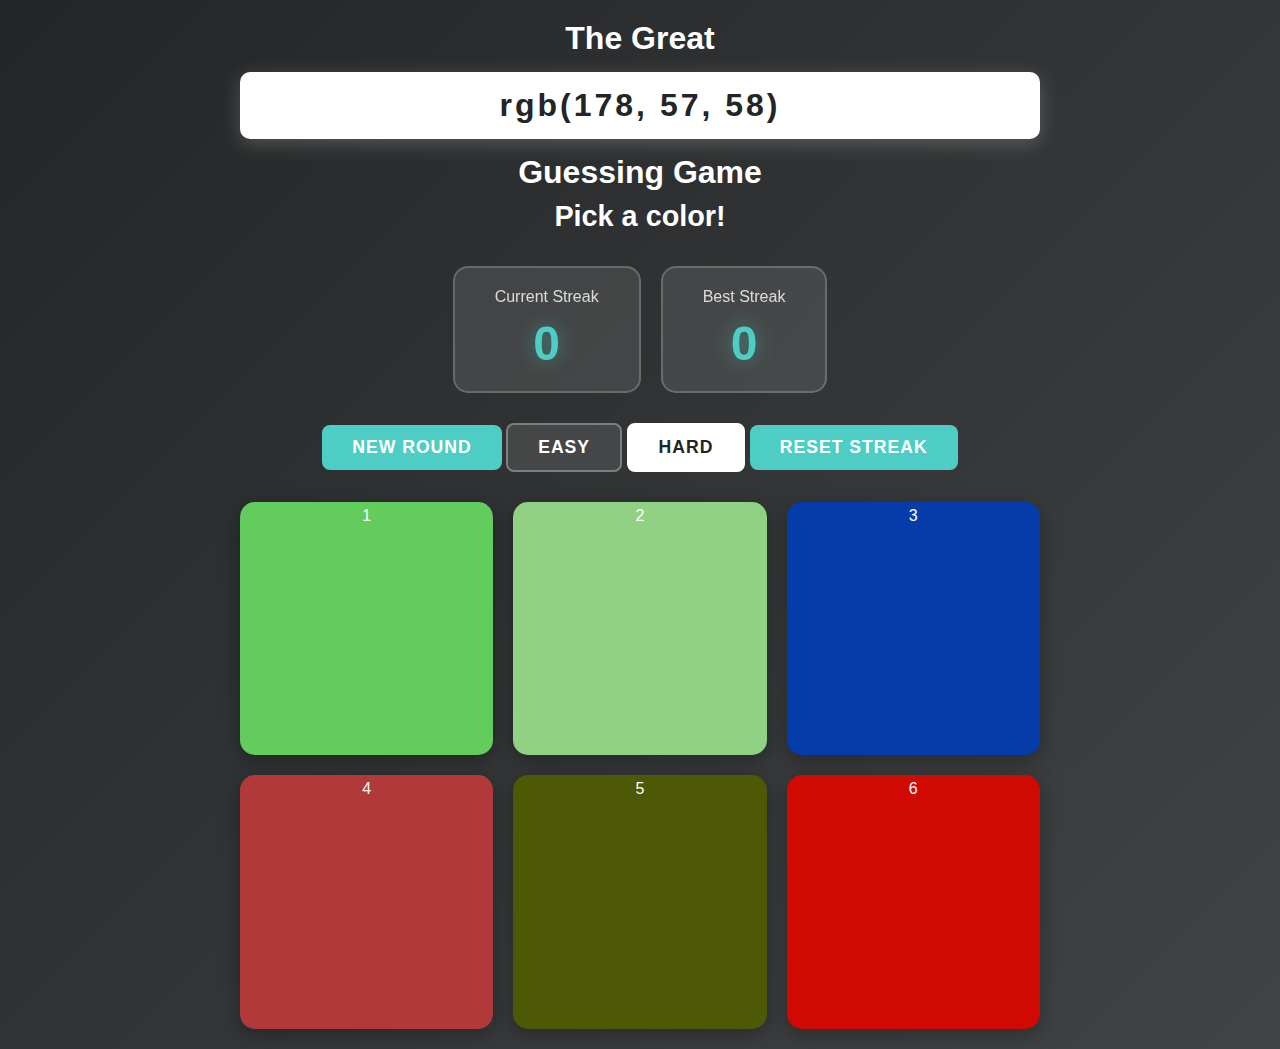
<file: 02 Color Guessing Game/index.html>
<!DOCTYPE html>
<html lang="en">

<head>
    <meta charset="UTF-8" />
    <meta name="viewport" content="width=device-width, initial-scale=1.0" />
    <title>Color Guessing Game</title>
    <link rel="stylesheet" href="style.css">
</head>

<body>
    <div class="container">

        <!-- Header Section -->
        <h1>The Great</h1>
        <h1 id="colorDisplay" class="color-display">RGB Color Guessing Game</h1>
        <h1>Guessing Game</h1>

        <!-- Message Display -->
        <div id="message" class="message">Pick a color!</div>

        <!-- Streak Section -->
        <div class="streak-section">
            <div class="streak-box">
                <h3>Current Streak</h3>
                <p id="currentStreak" class="streak-number">0</p>
            </div>
            <div class="streak-box">
                <h3>Best Streak</h3>
                <p id="bestStreak" class="streak-number">0</p>
            </div>
        </div>
 
        <!-- Control Buttons -->
        <div class="controls">
            <div class="control-buttons">
                <button id="newRoundBtn" class="control-btn">New Round</button>
                <button id="easyBtn" class="mode-btn">Easy</button>
                <button id="hardBtn" class="mode-btn selected">Hard</button>
                <button id="resetStreakBtn" class="control-btn">Reset Streak</button>
            </div>
        </div>

        <!-- Color Boxes -->
        <div id="colorBoxContainer" class="color-box-container">
            <div class="color-box">1</div>
            <div class="color-box">2</div>
            <div class="color-box">3</div>
            <div class="color-box">4</div>
            <div class="color-box">5</div>
            <div class="color-box">6</div>
        </div>

        

    </div>
    <script src="scritp.js"></script>
</body>

</html>
</file>
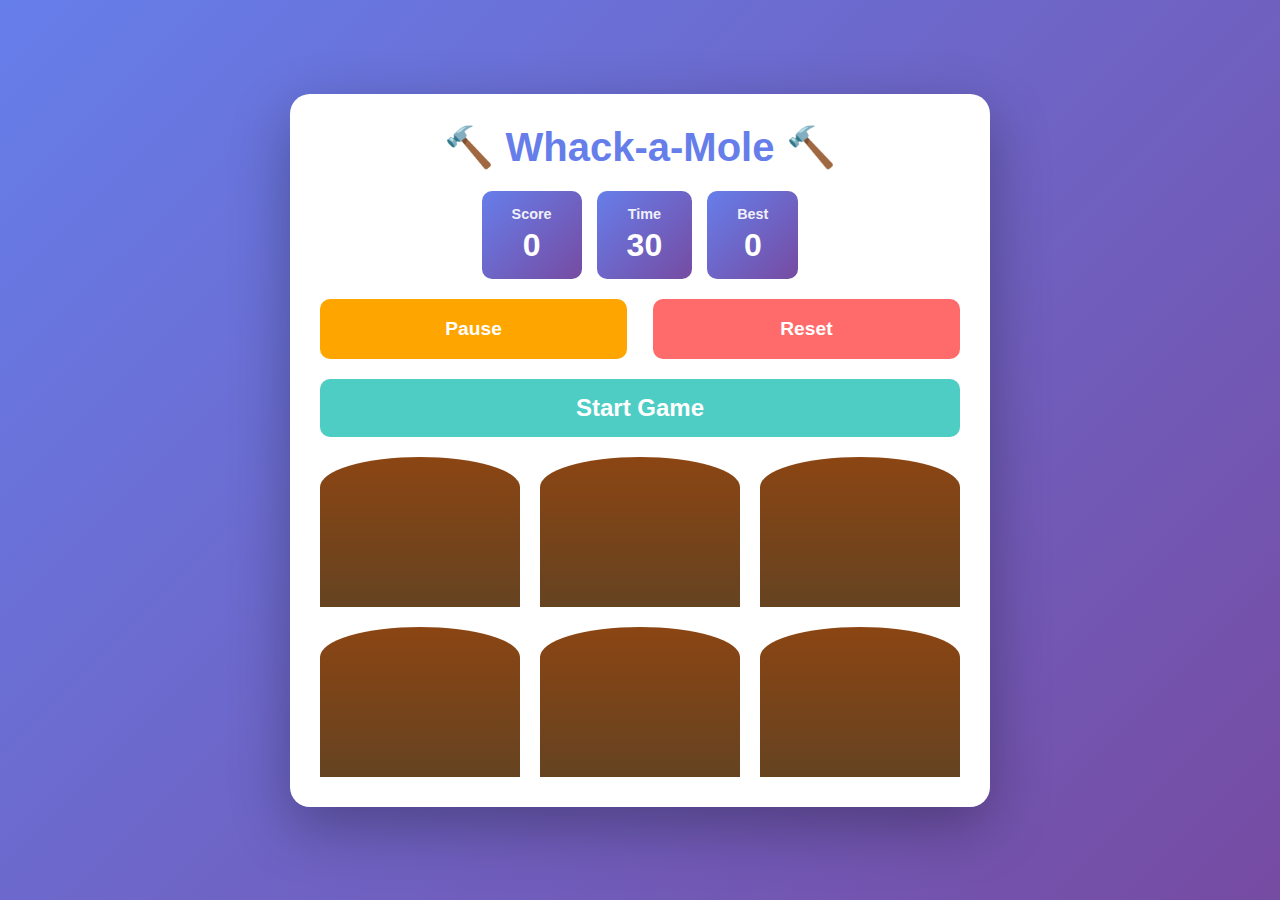
<file: 03 Whack-a-Mole/index.html>
<!DOCTYPE html>
<html lang="en">

<head>
    <meta charset="UTF-8">
    <meta name="viewport" content="width=device-width, initial-scale=1.0">
    <title>Whack-a-Mole Game</title>
    <link rel="stylesheet" href="style.css">
</head>

<body>
    <div class="container">
        <h1>🔨 Whack-a-Mole 🔨</h1>

        <div class="scoreboard">
            <div class="score-box">
                <h3>Score</h3>
                <div id="score">0</div>
            </div>
            <div class="score-box">
                <h3>Time</h3>
                <div id="timeLeft">30</div>
            </div>
            <div class="score-box">
                <h3>Best</h3>
                <div id="maxScore">0</div>
            </div>
        </div>
        <div class="byn">
            <button id="pauseBtn" class="pauseBtn">Pause</button>
            <button id="resetBtn" class="resetBtn">Reset</button>
        </div>
        <button id="startBtn" class="start-btn">Start Game</button>

        <div class="game-board">
            <div class="hole" id="hole1">
                <div class="mole"></div>
            </div>
            <div class="hole" id="hole2">
                <div class="mole"></div>
            </div>
            <div class="hole" id="hole3">
                <div class="mole"></div>
            </div>
            <div class="hole" id="hole4">
                <div class="mole"></div>
            </div>
            <div class="hole" id="hole5">
                <div class="mole"></div>
            </div>
            <div class="hole" id="hole6">
                <div class="mole"></div>
            </div>
        </div>
    </div>

    <script src="script.js"></script>
</body>

</html>
</file>
<file: 03 Whack-a-Mole/style.css>
* {
    margin: 0;
    padding: 0;
    box-sizing: border-box;
}

body {
    font-family: 'Arial', sans-serif;
    background: linear-gradient(135deg, #667eea 0%, #764ba2 100%);
    min-height: 100vh;
    display: flex;
    justify-content: center;
    align-items: center;
    padding: 20px;
}

.container {
    background: white;
    border-radius: 20px;
    padding: 30px;
    box-shadow: 0 20px 60px rgba(0, 0, 0, 0.3);
    max-width: 700px;
    width: 100%;
}

h1 {
    text-align: center;
    color: #667eea;
    font-size: 2.5em;
    margin-bottom: 20px;
}

.scoreboard {
    display: flex;
    gap: 15px;
    justify-content: center;
    margin-bottom: 20px;
}

.score-box {
    background: linear-gradient(135deg, #667eea 0%, #764ba2 100%);
    color: white;
    padding: 15px 30px;
    border-radius: 10px;
    text-align: center;
}

.score-box h3 {
    font-size: 0.9em;
    margin-bottom: 5px;
    opacity: 0.9;
}

.score-box div {
    font-size: 2em;
    font-weight: bold;
}
.byn{
    display: flex;
    justify-content: space-between;
    /* margin-bottom: 20px; */
}
.resetBtn{
    display: block;
    width: 48%;
    height: 60px;
    padding: 10px;
    font-size: 1.2em;
    font-weight: bold;
    background: #FF6B6B;
    color: white;
    border: none;
    border-radius: 10px;
    cursor: pointer;
    margin-bottom: 20px;
    transition: all 0.3s;
}
.resetBtn:hover {
    background: #e55a5a;
    transform: translateY(-2px);
}
.pauseBtn{
    display: block;
    width: 48%;
    height: 60px;
    padding: 10px;
    font-size: 1.2em;
    font-weight: bold;
    background: #FFA500;
    color: white;
    border: none;
    border-radius: 10px;
    cursor: pointer;
    margin-bottom: 20px;
    transition: all 0.3s;
}
.pauseBtn:hover {
    background: #e59400;
    transform: translateY(-2px);
}
.start-btn {
    display: block;
    width: 100%;
    padding: 15px;
    font-size: 1.5em;
    font-weight: bold;
    background: #4ECDC4;
    color: white;
    border: none;
    border-radius: 10px;
    cursor: pointer;
    margin-bottom: 20px;
    transition: all 0.3s;
}

.start-btn:hover {
    background: #45b8b0;
    transform: translateY(-2px);
}

.start-btn:disabled {
    background: #ccc;
    cursor: not-allowed;
}

.game-board {
    display: grid;
    grid-template-columns: repeat(3, 1fr);
    gap: 20px;
}

.hole {
    width: 100%;
    height: 150px;
    background: linear-gradient(to bottom, #8B4513 0%, #654321 100%);
    border-radius: 50% 50% 0 0 / 20% 20% 0 0;
    position: relative;
    overflow: hidden;
    cursor: pointer;
}

.mole {
    width: 80%;
    height: 80%;
    background: #8B4513;
    border-radius: 50%;
    position: absolute;
    bottom: -100%;
    left: 50%;
    transform: translateX(-50%);
    transition: bottom 0.2s;
}

.mole::before {
    content: '🐹';
    font-size: 3em;
    position: absolute;
    top: 50%;
    left: 50%;
    transform: translate(-50%, -50%);
}

.mole.up {
    bottom: 20%;
}

.mole.bonked {
    bottom: -100%;
}

@media (max-width: 600px) {
    .game-board {
        grid-template-columns: repeat(2, 1fr);
    }
    
    .hole {
        height: 120px;
    }
}
</file>
<file: 02 Color Guessing Game/style.css>
/* Reset and Base Styles */
* {
    margin: 0;
    padding: 0;
    box-sizing: border-box;
}

body {
    font-family: 'Montserrat', 'Arial', sans-serif;
    background: linear-gradient(135deg, #232526 0%, #414345 100%);
    min-height: 100vh;
    display: flex;
    justify-content: center;
    align-items: center;
    padding: 20px;
    color: white;
}

/* Main Container */
.container {
    max-width: 800px;
    width: 100%;
    text-align: center;
}

/* Header Styles */
header {
    margin-bottom: 30px;
}

header h1 {
    font-size: 2.5em;
    font-weight: 700;
    text-transform: uppercase;
    letter-spacing: 2px;
}

.color-display {
    background: white;
    color: #232526;
    padding: 15px 30px;
    border-radius: 10px;
    margin: 15px 0;
    font-size: 2em;
    letter-spacing: 3px;
    box-shadow: 0 5px 20px rgba(255, 255, 255, 0.2);
}

/* Message Display */
.message {
    font-size: 1.8em;
    font-weight: bold;
    margin-bottom: 25px;
    height: 50px;
    display: flex;
    align-items: center;
    justify-content: center;
    transition: all 0.3s ease;
}

/* Streak Section */
.streak-section {
    display: flex;
    gap: 20px;
    justify-content: center;
    margin-bottom: 30px;
}

.streak-box {
    background: rgba(255, 255, 255, 0.1);
    border-radius: 15px;
    padding: 20px 40px;
    backdrop-filter: blur(10px);
    border: 2px solid rgba(255, 255, 255, 0.2);
}

.streak-box h3 {
    font-size: 1em;
    margin-bottom: 10px;
    opacity: 0.8;
    font-weight: 500;
}

.streak-number {
    font-size: 3em;
    font-weight: bold;
    color: #4ECDC4;
    text-shadow: 0 0 20px rgba(78, 205, 196, 0.5);
}

/* Control Buttons */
.controls {
    display: flex;
    gap: 15px;
    justify-content: center;
    margin-bottom: 30px;
    flex-wrap: wrap;
}

.control-btn, .mode-btn {
    padding: 12px 30px;
    font-size: 1.1em;
    font-weight: bold;
    border: none;
    border-radius: 8px;
    cursor: pointer;
    transition: all 0.3s ease;
    text-transform: uppercase;
    letter-spacing: 1px;
}

.control-btn {
    background: #4ECDC4;
    color: white;
}

.control-btn:hover {
    background: #45b8b0;
    transform: translateY(-2px);
    box-shadow: 0 5px 15px rgba(78, 205, 196, 0.4);
}

.mode-btn {
    background: rgba(255, 255, 255, 0.1);
    color: white;
    border: 2px solid rgba(255, 255, 255, 0.3);
}

.mode-btn:hover {
    background: rgba(255, 255, 255, 0.2);
}

.mode-btn.selected {
    background: white;
    color: #232526;
    border-color: white;
}

/* Color Box Grid */
.color-box-container {
    display: grid;
    grid-template-columns: repeat(3, 1fr);
    gap: 20px;
    margin-top: 30px;
}

.color-box {
    aspect-ratio: 1;
    border-radius: 15px;
    cursor: pointer;
    transition: all 0.3s ease;
    border: 5px solid transparent;
    box-shadow: 0 5px 20px rgba(0, 0, 0, 0.3);
}

.color-box:hover {
    transform: scale(1.05);
    border-color: rgba(255, 255, 255, 0.5);
}

.color-box.fade {
    opacity: 0.2;
    pointer-events: none;
}

/* Responsive Design */
@media (max-width: 768px) {
    header h1 {
        font-size: 1.8em;
    }
    
    .color-display {
        font-size: 1.5em;
        padding: 10px 20px;
    }
    
    .message {
        font-size: 1.4em;
    }
    
    .streak-section {
        flex-direction: column;
        gap: 15px;
    }
    
    .streak-box {
        padding: 15px 30px;
    }
    
    .streak-number {
        font-size: 2.5em;
    }
    
    .color-box-container {
        grid-template-columns: repeat(2, 1fr);
        gap: 15px;
    }
    
    .controls {
        flex-direction: column;
    }
    
    .control-btn, .mode-btn {
        width: 100%;
    }
}

@media (max-width: 480px) {
    .color-box-container {
        grid-template-columns: 1fr;
    }
}
</file>
